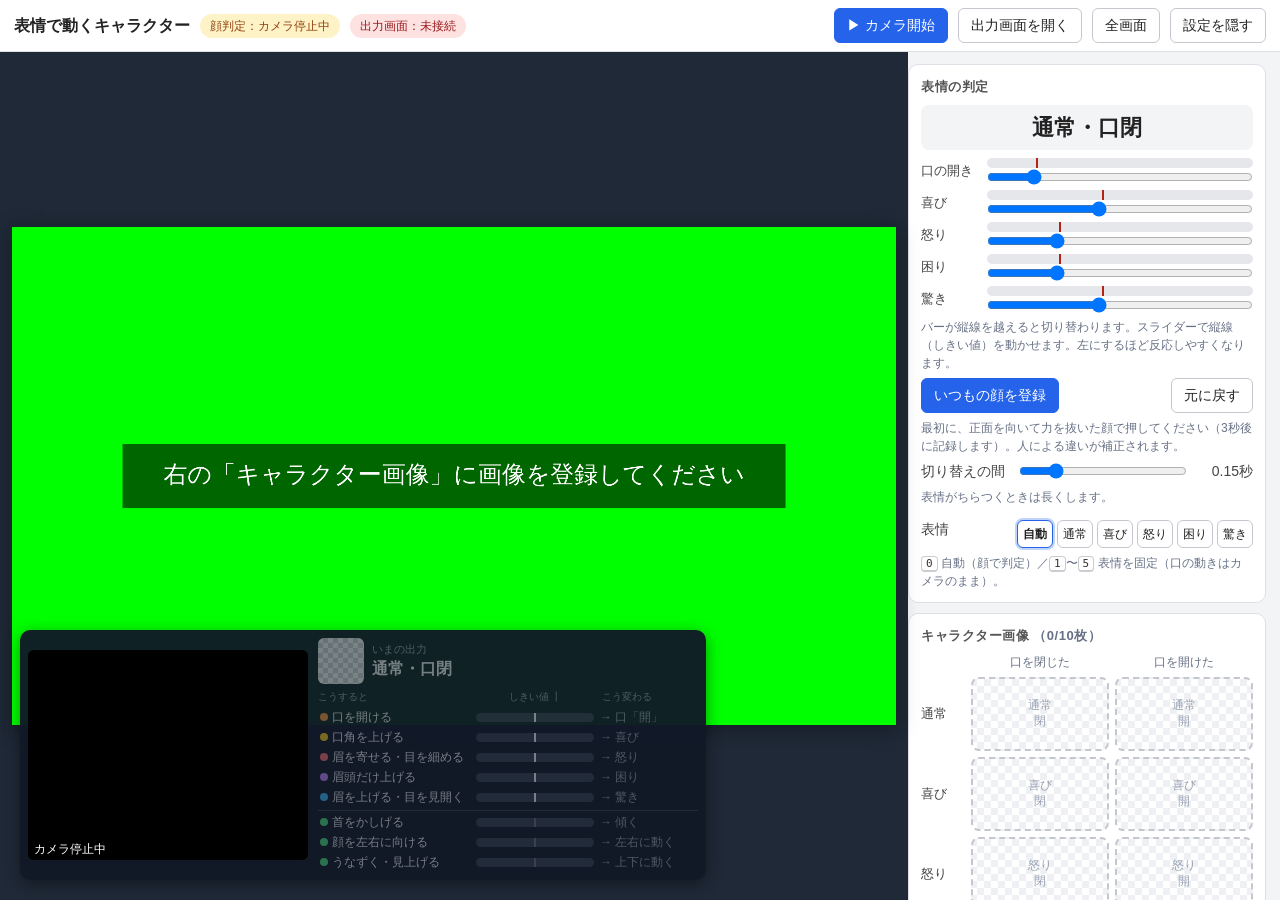
<file: index.html>
<!doctype html>
<html lang="ja">
<head>
<meta charset="utf-8">
<meta name="viewport" content="width=device-width, initial-scale=1">
<title>表情で動くキャラクター</title>
<link rel="icon" href="data:image/svg+xml,%3Csvg xmlns=%22http://www.w3.org/2000/svg%22 viewBox=%220 0 100 100%22%3E%3Ctext y=%22.9em%22 font-size=%2290%22%3E%F0%9F%99%82%3C/text%3E%3C/svg%3E">
<link rel="stylesheet" href="css/style.css?v=20261118b">
<link rel="stylesheet" href="css/app.css?v=20261118b">
</head>
<body>
<header>
  <h1>表情で動くキャラクター</h1>
  <span id="camStatus" class="pill wait">顔判定：準備中…</span>
  <span id="stageStatus" class="pill ng">出力画面：未接続</span>
  <span class="spacer"></span>
  <button id="btnCam" class="primary" disabled>▶ カメラ開始</button>
  <button id="btnOpenStage">出力画面を開く</button>
  <button id="btnFull" title="キャラクターだけを全画面表示（F）">全画面</button>
  <button id="btnPanel" title="右の設定を隠す／出す（H）">設定を隠す</button>
</header>

<main>
  <section id="stageWrap">
    <canvas id="cv" width="1920" height="1080"></canvas>
    <div id="monitor">
      <div id="camBox">
        <video id="video" playsinline muted></video>
        <canvas id="ov"></canvas>
        <div id="monLabel">カメラ停止中</div>
      </div>
      <div id="guide">
        <div class="gh">
          <div class="gthumb"><img id="gThumb" alt=""></div>
          <div><small>いまの出力</small><b id="gNow">—</b></div>
        </div>
        <div class="gcap"><span>こうすると</span><span>しきい値 ┃</span><span>こう変わる</span></div>
        <div id="gRows"></div>
      </div>
    </div>
    <div id="countdown" class="hide"></div>
  </section>

  <aside>
    <div class="card">
      <h2>表情の判定 <span class="muted" id="fps"></span></h2>
      <div id="now" class="now">—</div>
      <div id="meters"></div>
      <p class="note">バーが縦線を越えると切り替わります。スライダーで縦線（しきい値）を動かせます。左にするほど反応しやすくなります。</p>
      <div class="row"><button id="btnCalib" class="primary">いつもの顔を登録</button><span class="spacer"></span><button id="btnResetDetect">元に戻す</button></div>
      <p class="note">最初に、正面を向いて力を抜いた顔で押してください（3秒後に記録します）。人による違いが補正されます。</p>
      <div class="row"><label for="rngHold">切り替えの間</label><input id="rngHold" type="range" min="0" max="800" step="10"><output id="outHold"></output></div>
      <p class="note">表情がちらつくときは長くします。</p>
      <div class="row"><label>表情</label><div id="faceButtons" class="faces"></div></div>
      <p class="note"><kbd>0</kbd> 自動（顔で判定）／<kbd>1</kbd>〜<kbd>5</kbd> 表情を固定（口の動きはカメラのまま）。</p>
    </div>

    <div class="card" id="imgCard">
      <h2>キャラクター画像 <span id="imgCount" class="muted"></span></h2>
      <div id="slots" class="slots"></div>
      <div class="row"><button id="btnBulk" class="primary">画像をまとめて選ぶ</button><span class="spacer"></span><button id="btnSample">サンプル</button></div>
      <input id="fileBulk" type="file" accept="image/png,image/webp,image/jpeg" multiple hidden>
      <input id="fileOne" type="file" accept="image/png,image/webp,image/jpeg" hidden>
      <p class="note">枠をクリックして1枚ずつ選ぶか、ファイルを枠にドラッグします。ファイル名を <code>happy_open.png</code>・<code>喜び_開.png</code> のようにしておくと、「まとめて選ぶ」で10枚が自動で振り分けられます。背景が透明なPNGを、10枚とも同じ大きさで用意してください。</p>
      <div class="row"><button id="btnExport">キャラクターを書き出す</button><button id="btnImport">読み込む</button></div>
      <input id="fileImport" type="file" accept=".json,application/json" hidden>
      <p class="note">「しゃべるキャラクター」で書き出したファイルもそのまま読み込めます。</p>
    </div>

    <div class="card">
      <h2>表示</h2>
      <div class="row"><label>背景色</label>
        <div class="seg" id="bgButtons">
          <button data-bg="#00ff00"><i style="background:#00ff00"></i>緑</button>
          <button data-bg="#0000ff"><i style="background:#0000ff"></i>青</button>
          <button data-bg="#ff00ff"><i style="background:#ff00ff"></i>マゼンタ</button>
          <button data-bg="#ffffff"><i style="background:#ffffff"></i>白</button>
        </div>
      </div>
      <div class="row"><label for="rngX">左右</label><input id="rngX" type="range" min="-960" max="960" step="5"><output id="outX"></output></div>
      <div class="row"><label for="rngY">上下</label><input id="rngY" type="range" min="-540" max="540" step="5"><output id="outY"></output></div>
      <div class="row"><label for="rngScale">大きさ</label><input id="rngScale" type="range" min="0.2" max="2" step="0.01"><output id="outScale"></output></div>
      <div class="row"><label for="rngMotion">頭の動き</label><input id="rngMotion" type="range" min="0" max="1.5" step="0.05"><output id="outMotion"></output></div>
      <div class="row"><label class="check"><input id="chkBounce" type="checkbox"> 口を開けると少し弾む</label></div>
      <div class="row"><label class="check"><input id="chkMirror" type="checkbox"> 鏡のように動かす（カメラ映像を左右反転）</label></div>
      <div class="row"><span class="spacer"></span><button id="btnResetLayout">位置と大きさを元に戻す</button></div>
    </div>

    <div class="card">
      <h2>カメラ</h2>
      <div class="row"><label for="selCam">使うカメラ</label><select id="selCam"><option value="">標準のカメラ</option></select></div>
      <div class="row"><label class="check"><input id="chkMonitor" type="checkbox"> カメラ映像とガイドを左下に表示（<kbd>M</kbd>）</label></div>
      <p class="note">カメラの映像はこのパソコンの中だけで処理され、どこにも送られません。</p>
    </div>
  </aside>
</main>
<div id="toast" class="hide"></div>
<script src="js/common.js?v=20261118b"></script>
<script src="js/detect.js?v=20261118b"></script>
<script src="js/render.js?v=20261118b"></script>
<script type="module" src="js/app.js?v=20261118b"></script>
</body>
</html>
</file>
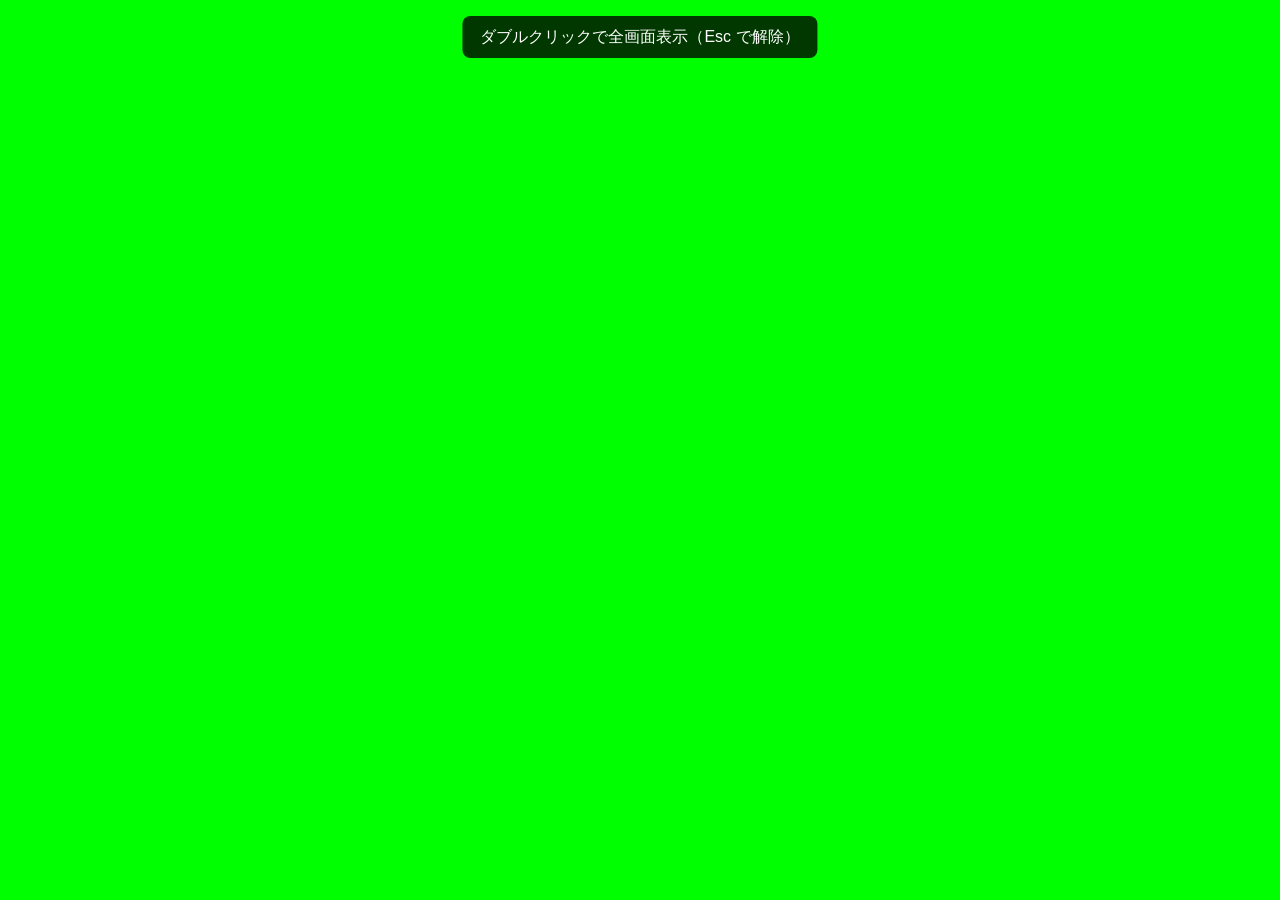
<file: stage.html>
<!doctype html>
<html lang="ja">
<head>
<meta charset="utf-8">
<title>出力画面 - 表情で動くキャラクター</title>
<link rel="icon" href="data:,">
<style>
  html, body { margin: 0; height: 100%; overflow: hidden; background: #00ff00; }
  canvas { position: fixed; inset: 0; width: 100vw; height: 100vh; object-fit: contain; display: block; }
  #hint { position: fixed; left: 50%; top: 16px; transform: translateX(-50%); background: rgba(0,0,0,.78); color: #fff;
          font: 16px/1.6 -apple-system, "Hiragino Sans", "Meiryo", sans-serif; padding: 8px 18px; border-radius: 8px; transition: opacity .4s; white-space: nowrap; }
  #hint.hide { opacity: 0; pointer-events: none; }
  body.nocursor { cursor: none; }
</style>
</head>
<body>
<canvas id="cv" width="1920" height="1080"></canvas>
<div id="hint" class="hide"></div>
<script src="js/common.js?v=20261118b"></script>
<script src="js/render.js?v=20261118b"></script>
<script>
'use strict';
/* 出力画面：操作画面から届く表情・口・頭の動きをそのまま描く（カメラは操作画面だけが使う） */
const stage = new Stage(document.getElementById('cv'));
window.__stage = stage;
const ch = new BroadcastChannel(CHANNEL), ID = Math.random().toString(36).slice(2), hint = document.getElementById('hint');
ch.onmessage = ev => {
  const m = ev.data; if (!m) return;
  if (m.type === 'config') { stage.setConfig(m.config); document.body.style.background = m.config.bg === 'transparent' ? '#000' : m.config.bg; }
  else if (m.type === 'state') stage.setState(m.state);
  else if (m.type === 'images') stage.loadImages();
  else if (m.type === 'who') ch.postMessage({ type: 'hello', id: ID });
};
stage.loadImages();
ch.postMessage({ type: 'hello', id: ID });
setInterval(() => ch.postMessage({ type: 'hb', id: ID }), 1000);
let hintTimer = 0;
function showHint() { hint.textContent = 'ダブルクリックで全画面表示（Esc で解除）'; hint.classList.remove('hide'); clearTimeout(hintTimer); hintTimer = setTimeout(() => hint.classList.add('hide'), 8000); }
const goFull = () => { if (!document.fullscreenElement) document.documentElement.requestFullscreen().catch(() => {}); };
document.addEventListener('dblclick', goFull);
document.addEventListener('keydown', e => { if (e.key === 'f' || e.key === 'F') goFull(); });
document.addEventListener('fullscreenchange', () => { if (document.fullscreenElement) hint.classList.add('hide'); else showHint(); });
let curTimer = 0;
document.addEventListener('mousemove', () => { document.body.classList.remove('nocursor'); clearTimeout(curTimer); curTimer = setTimeout(() => document.body.classList.add('nocursor'), 2000); });
showHint();
</script>
</body>
</html>
</file>
<file: css/style.css>
* { box-sizing: border-box; }
html, body { margin: 0; height: 100%; }
body { font: 14px/1.5 -apple-system, BlinkMacSystemFont, "Hiragino Sans", "Noto Sans JP", sans-serif; color: #222; background: #f3f4f6; display: flex; flex-direction: column; }
h1 { font-size: 16px; margin: 0; white-space: nowrap; }
h2 { font-size: 13px; margin: 0 0 8px; color: #555; letter-spacing: .04em; }
kbd { font: 11px ui-monospace, Menlo, monospace; background: #fff; border: 1px solid #c9ccd1; border-bottom-width: 2px; border-radius: 4px; padding: 0 4px; color: #333; }
button { font: inherit; padding: 6px 12px; border: 1px solid #c4c8ce; border-radius: 6px; background: #fff; color: #222; cursor: pointer; white-space: nowrap; }
button:hover { background: #f0f2f5; }
button:disabled { opacity: .5; cursor: default; }
button.primary { background: #2563eb; border-color: #2563eb; color: #fff; }
button.primary:hover { background: #1d4fd8; }
button.primary kbd { background: #1d4fd8; border-color: #6d9bf5; color: #fff; }
button.danger { color: #b42318; border-color: #e3b5b0; }
input[type=text], select, textarea { font: inherit; padding: 6px 8px; border: 1px solid #c4c8ce; border-radius: 6px; background: #fff; color: #222; }
textarea { resize: vertical; width: 100%; }
.spacer { flex: 1; }
.muted { color: #667085; }
.note { margin: 6px 0 0; font-size: 12px; color: #667085; }
code { background: #eef0f3; padding: 0 4px; border-radius: 4px; }

header { display: flex; align-items: center; gap: 10px; padding: 8px 14px; background: #fff; border-bottom: 1px solid #dde0e5; }
header .title { width: 200px; }
.pill { font-size: 12px; padding: 3px 10px; border-radius: 999px; white-space: nowrap; }
.pill.ok { background: #dcfce7; color: #166534; }
.pill.ng { background: #fee2e2; color: #991b1b; }
.pill.wait { background: #fef3c7; color: #92400e; }

main { flex: 1; min-height: 0; display: flex; }
#scriptPane { flex: 1; min-width: 0; overflow-y: auto; padding: 12px 14px 40px; }
aside { width: 372px; flex: none; overflow-y: auto; padding: 12px 14px 40px 0; }
.toolbar { display: flex; align-items: center; gap: 8px; margin-bottom: 10px; flex-wrap: wrap; }
#scriptPane > .toolbar:first-child { position: sticky; top: -12px; z-index: 5; background: #f3f4f6; padding: 12px 0 8px; margin: -12px 0 4px; }
.help { font-size: 12px; color: #667085; line-height: 2; }

.line { display: flex; align-items: flex-start; gap: 8px; padding: 8px; margin-bottom: 6px; background: #fff; border: 1px solid #dde0e5; border-left: 5px solid transparent; border-radius: 8px; }
.line.cursor { border-left-color: #2563eb; }
.line.playing { background: #fff7e0; border-color: #f2c94c; border-left-color: #f59e0b; }
.line .no { flex: none; width: 34px; height: 34px; padding: 0; border-radius: 50%; font-weight: 600; color: #555; }
.line.cursor .no { background: #2563eb; border-color: #2563eb; color: #fff; }
.line .thumb { flex: none; width: 46px; height: 46px; border-radius: 8px; background-color: #e8f3e6; background-repeat: no-repeat; border: 1px solid #dde0e5; }
.line .sels { flex: none; display: flex; flex-direction: column; gap: 4px; width: 96px; }
.line .sels select { width: 100%; }
.line textarea { flex: 1; min-height: 46px; line-height: 1.6; font-size: 15px; resize: none; overflow: hidden; }
.line .st { flex: none; width: 62px; font-size: 12px; text-align: center; padding-top: 12px; color: #98a2b3; }
.line .st.ok { color: #15803d; } .line .st.busy { color: #b45309; } .line .st.err { color: #b42318; cursor: help; }
.line .acts { flex: none; display: flex; gap: 4px; padding-top: 6px; }
.line .acts button { padding: 3px 8px; }
.line .acts .play { color: #2563eb; border-color: #9db8f5; }

.card { background: #fff; border: 1px solid #dde0e5; border-radius: 10px; padding: 12px; margin-bottom: 10px; }
.row { display: flex; align-items: center; gap: 8px; margin-top: 6px; }
.row > label:first-child { flex: none; width: 88px; color: #444; white-space: nowrap; }
.row input[type=range] { flex: 1; min-width: 0; }
.row select, .row input[type=text] { flex: 1; min-width: 0; }
.row output { flex: none; width: 56px; text-align: right; font-variant-numeric: tabular-nums; color: #444; }
.check { display: flex; align-items: center; gap: 4px; white-space: nowrap; }
.seg { display: flex; gap: 6px; flex: 1; }
.seg button { flex: 1; padding: 5px 4px; display: flex; align-items: center; justify-content: center; gap: 5px; }
.seg button i { width: 14px; height: 14px; border-radius: 3px; border: 1px solid rgba(0,0,0,.25); }
.seg button.on { border-color: #2563eb; box-shadow: 0 0 0 2px #bfd3fb; font-weight: 600; }
.preview { aspect-ratio: 16 / 9; border-radius: 6px; overflow: hidden; border: 1px solid #c4c8ce; background: #000; }
.preview iframe { width: 100%; height: 100%; border: 0; display: block; pointer-events: none; }
.faces { display: grid; grid-template-columns: repeat(3, 1fr); gap: 6px; margin-top: 8px; }
.faces button { padding: 4px; font-size: 12px; }
.faces button.on { border-color: #2563eb; box-shadow: 0 0 0 2px #bfd3fb; font-weight: 600; }

dialog { border: 0; border-radius: 12px; padding: 18px; width: min(640px, 90vw); box-shadow: 0 20px 60px rgba(0,0,0,.3); }
dialog::backdrop { background: rgba(0,0,0,.4); }
#toast { position: fixed; left: 50%; bottom: 24px; transform: translateX(-50%); background: #1f2937; color: #fff; padding: 10px 18px; border-radius: 8px; max-width: 80vw; z-index: 50; transition: opacity .3s; }
#toast.hide { opacity: 0; pointer-events: none; }
#toast.err { background: #b42318; }

/* --- Web版で追加 --- */
.slots { display: grid; grid-template-columns: 44px 1fr 1fr; gap: 6px; align-items: center; }
.slots .hd { font-size: 12px; color: #667085; text-align: center; }
.slots .emo { font-size: 13px; color: #444; }
.slot { position: relative; height: 74px; border: 2px dashed #c4c8ce; border-radius: 8px; cursor: pointer;
        background: repeating-conic-gradient(#eef0f3 0% 25%, #fff 0% 50%) 50% / 14px 14px; display: flex; align-items: center; justify-content: center; overflow: hidden; }
.slot:hover { border-color: #2563eb; }
.slot.has { border-style: solid; border-color: #9fc79a; }
.slot.drag, #imgCard.drag { outline: 3px solid #2563eb; outline-offset: 2px; }
.slot img { max-width: 100%; max-height: 100%; object-fit: contain; display: block; pointer-events: none; }
.slot .empty { font-size: 12px; color: #98a2b3; pointer-events: none; text-align: center; line-height: 1.3; }
.slot .del { position: absolute; top: 2px; right: 2px; padding: 0 5px; font-size: 11px; line-height: 16px; border-radius: 4px; background: rgba(255,255,255,.9); }
.slot .warn { position: absolute; left: 2px; bottom: 2px; font-size: 10px; background: #fef3c7; color: #92400e; padding: 0 4px; border-radius: 4px; pointer-events: none; }
.line .thumb { background-size: contain; background-position: center bottom; }
.faces { grid-template-columns: repeat(5, 1fr); }
.row > label.check:first-child { width: auto; }
.slot .empty { white-space: pre-line; }
</file>
<file: css/app.css>
/* 表情で動くキャラクター 追加分 */
#stageWrap { flex: 1; min-width: 0; position: relative; background: #1f2937; display: flex; align-items: center; justify-content: center; padding: 12px; }
#cv { max-width: 100%; max-height: 100%; aspect-ratio: 16 / 9; width: 100%; height: auto; display: block; box-shadow: 0 4px 20px rgba(0,0,0,.35); }
#stageWrap:fullscreen { padding: 0; background: #000; }
#stageWrap:fullscreen #monitor, #stageWrap:fullscreen #countdown { display: none; }
#monitor { position: absolute; left: 20px; bottom: 20px; display: flex; gap: 10px; align-items: stretch; padding: 8px; border-radius: 10px;
           background: rgba(17,24,39,.96); color: #f3f4f6; box-shadow: 0 4px 16px rgba(0,0,0,.4); max-width: calc(100% - 40px); }
#monitor.hide { display: none; }
#camBox { position: relative; width: 280px; aspect-ratio: 4 / 3; flex: none; border-radius: 6px; overflow: hidden; background: #000; align-self: center; }
#camBox video, #camBox canvas { position: absolute; inset: 0; width: 100%; height: 100%; object-fit: cover; display: block; }
#monitor.mirror #camBox video, #monitor.mirror #camBox canvas { transform: scaleX(-1); }
#monLabel { position: absolute; left: 0; right: 0; bottom: 0; background: rgba(0,0,0,.6); color: #fff; font-size: 12px; padding: 2px 6px; }
#monLabel.lost { background: rgba(180,35,24,.85); }
#guide { width: 380px; font-size: 12px; display: flex; flex-direction: column; gap: 3px; }
#guide.off { opacity: .45; }
.gh { display: flex; align-items: center; gap: 8px; margin-bottom: 2px; }
.gh small { display: block; color: #9ca3af; font-size: 11px; }
.gh b { font-size: 16px; }
.gthumb { width: 46px; height: 46px; border-radius: 6px; background: repeating-conic-gradient(#d1d5db 0 25%, #f9fafb 0 50%) 0 0 / 10px 10px; overflow: hidden; flex: none; }
.gthumb img { width: 100%; height: 100%; object-fit: cover; object-position: 50% 12%; display: block; }
.gthumb img:not([src]) { visibility: hidden; }
.gcap { display: grid; grid-template-columns: 150px 1fr 96px; gap: 6px; color: #9ca3af; font-size: 10px; }
.gcap span:nth-child(2) { text-align: center; }
.grow { display: grid; grid-template-columns: 150px 1fr 96px; gap: 6px; align-items: center; border-radius: 4px; padding: 1px 2px; }
.grow .gd { white-space: nowrap; overflow: hidden; text-overflow: ellipsis; }
.grow .gd i { display: inline-block; width: 8px; height: 8px; border-radius: 50%; margin-right: 4px; vertical-align: 0; }
.grow .gb { position: relative; height: 9px; background: #374151; border-radius: 5px; overflow: hidden; }
.grow .gb b { position: absolute; top: 0; bottom: 0; border-radius: 5px; opacity: .55; }
.grow .gb u { position: absolute; top: -3px; bottom: -3px; width: 2px; background: #f9fafb; left: calc(50% - 1px); }
.grow.pose .gb u { background: #6b7280; }
.grow .gr { color: #9ca3af; white-space: nowrap; }
.grow.on { background: rgba(255,255,255,.1); }
.grow.on .gb b { opacity: 1; }
.grow.on .gr { color: #fff; font-weight: 700; }
.gsep { border-top: 1px solid #374151; margin: 3px 0 1px; }
#countdown { position: absolute; inset: 0; display: flex; align-items: center; justify-content: center; font-size: 120px; font-weight: 700; color: #fff; text-shadow: 0 4px 20px rgba(0,0,0,.6); pointer-events: none; background: rgba(0,0,0,.25); text-align: center; }
#countdown small { display: block; font-size: 28px; font-weight: 500; }
#countdown.hide { display: none; }
body.nopanel aside { display: none; }
.now { font-size: 22px; font-weight: 700; text-align: center; padding: 6px; border-radius: 8px; background: #f3f4f6; margin-bottom: 8px; }
.now.manual { background: #fef3c7; }
.mrow { display: grid; grid-template-columns: 58px 1fr; gap: 2px 8px; align-items: center; margin-top: 6px; }
.mrow .lb { font-size: 13px; color: #444; grid-row: span 2; }
.mrow.on .lb { color: #1d4fd8; font-weight: 700; }
.meter { position: relative; height: 10px; background: #e5e7eb; border-radius: 5px; overflow: hidden; }
.meter b { position: absolute; left: 0; top: 0; bottom: 0; background: #9db8f5; border-radius: 5px; }
.mrow.on .meter b { background: #2563eb; }
.meter i { position: absolute; top: -2px; bottom: -2px; width: 2px; background: #b42318; }
.mrow input[type=range] { width: 100%; margin: 0; height: 14px; }
.faces { display: grid; grid-template-columns: repeat(6, 1fr); gap: 4px; flex: 1; }
.faces button { padding: 4px 2px; font-size: 12px; }
.faces button.on { border-color: #2563eb; box-shadow: 0 0 0 2px #bfd3fb; font-weight: 600; }
.slot .empty { white-space: pre-line; }

/* 版の確認用（app.js が読み取る） */
:root { --kaochara-css: "20261118b"; }
</file>
